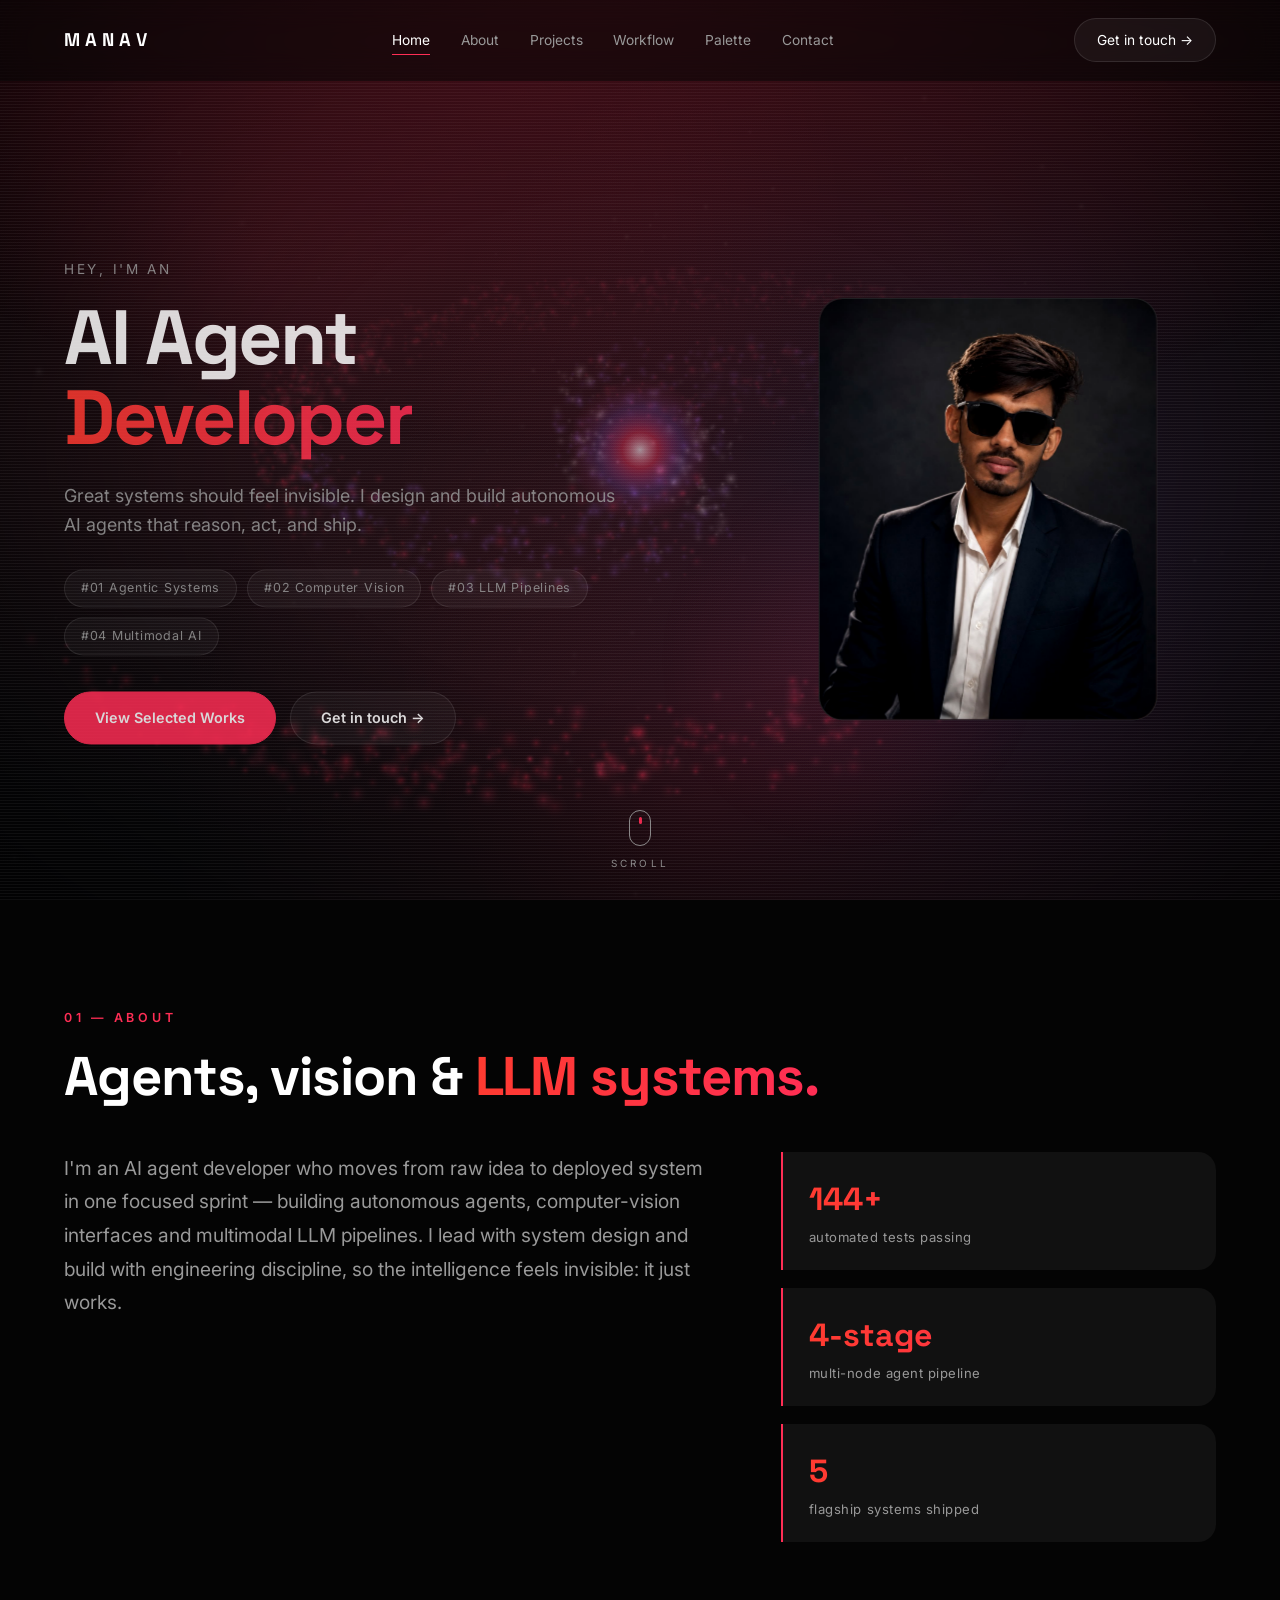
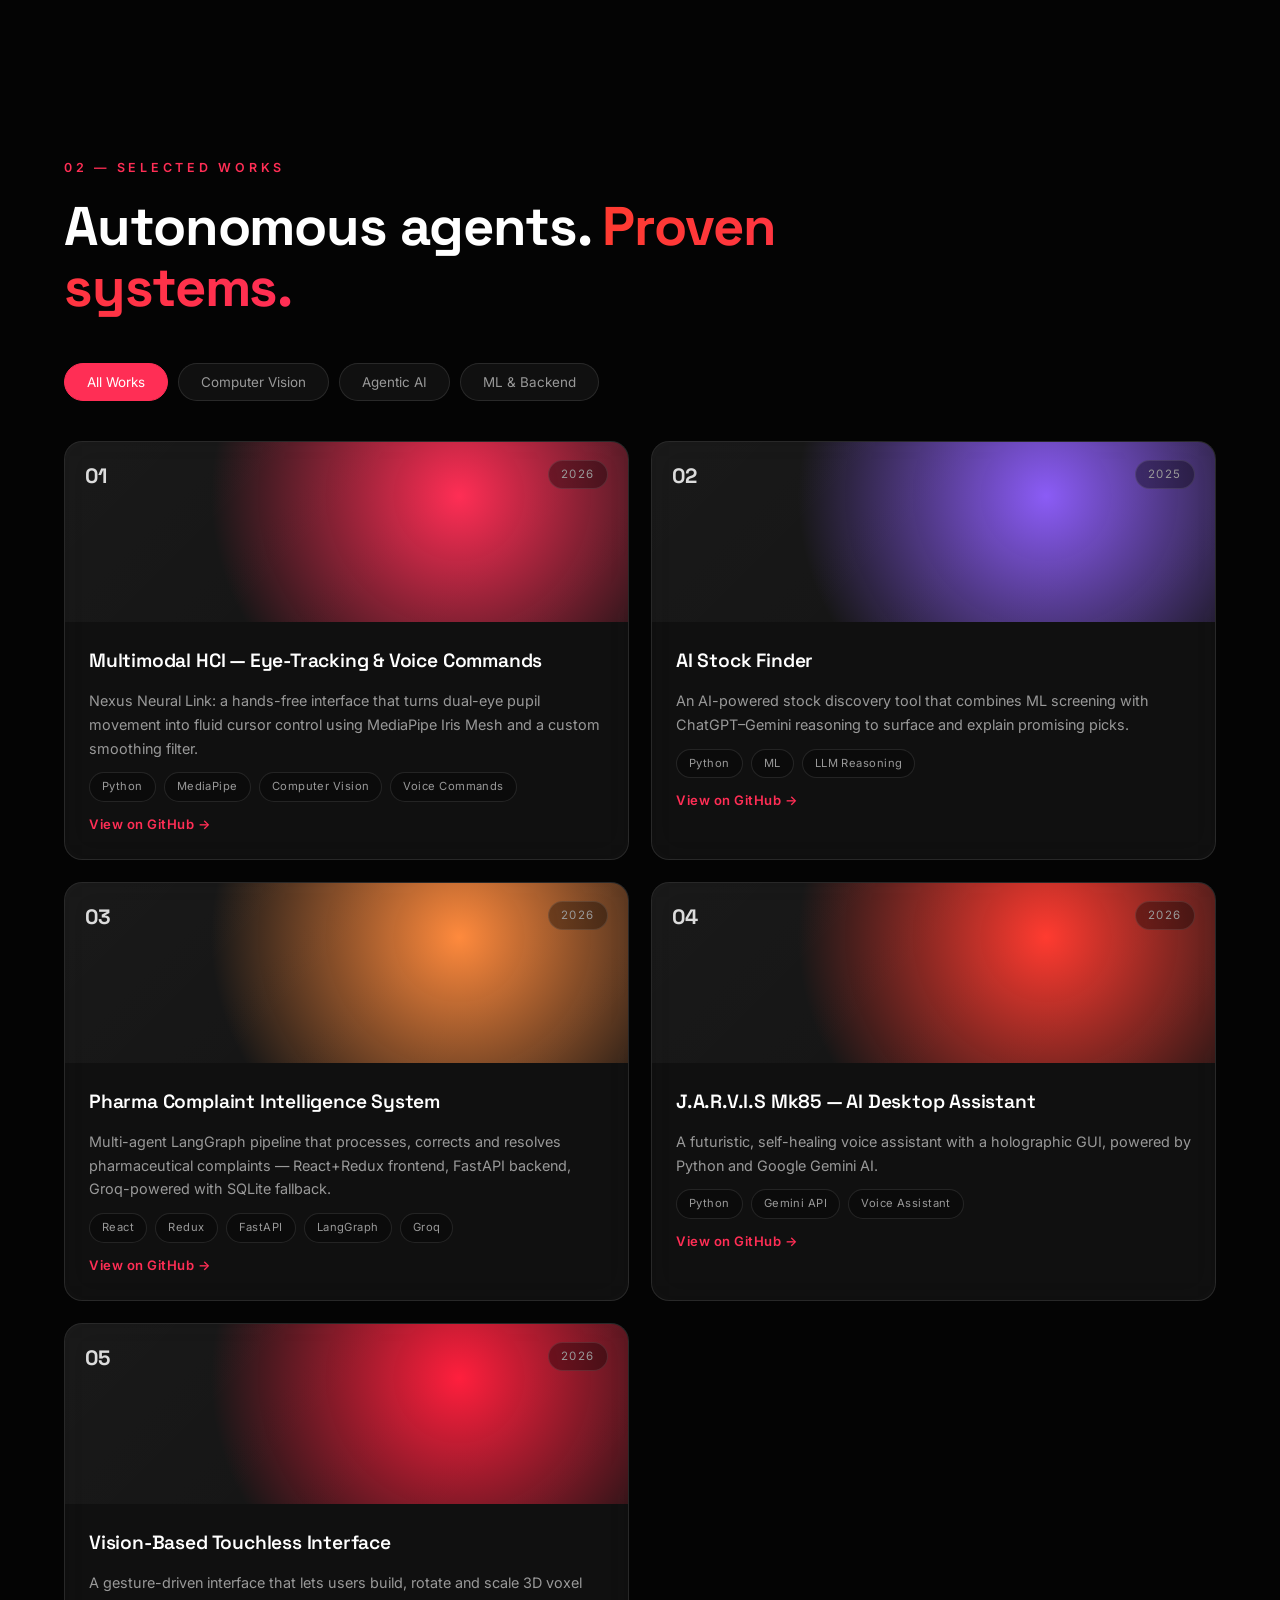
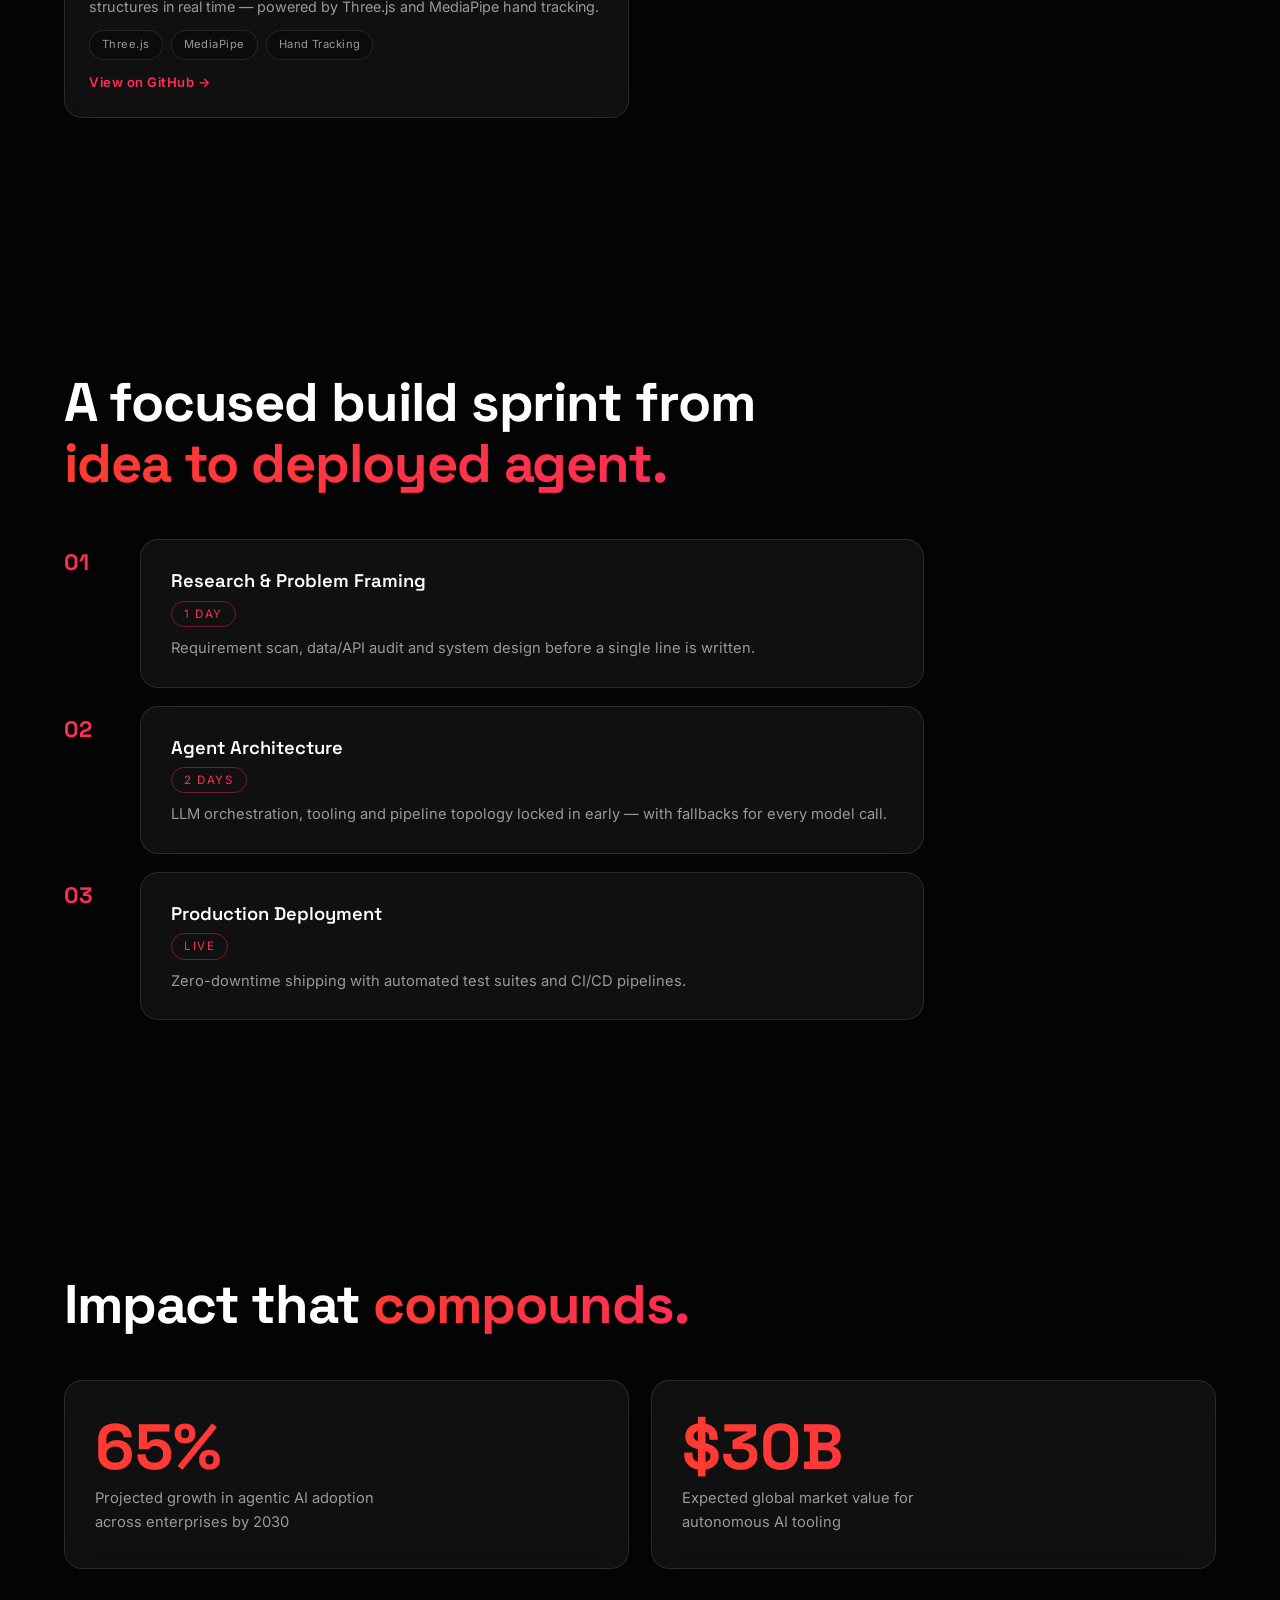
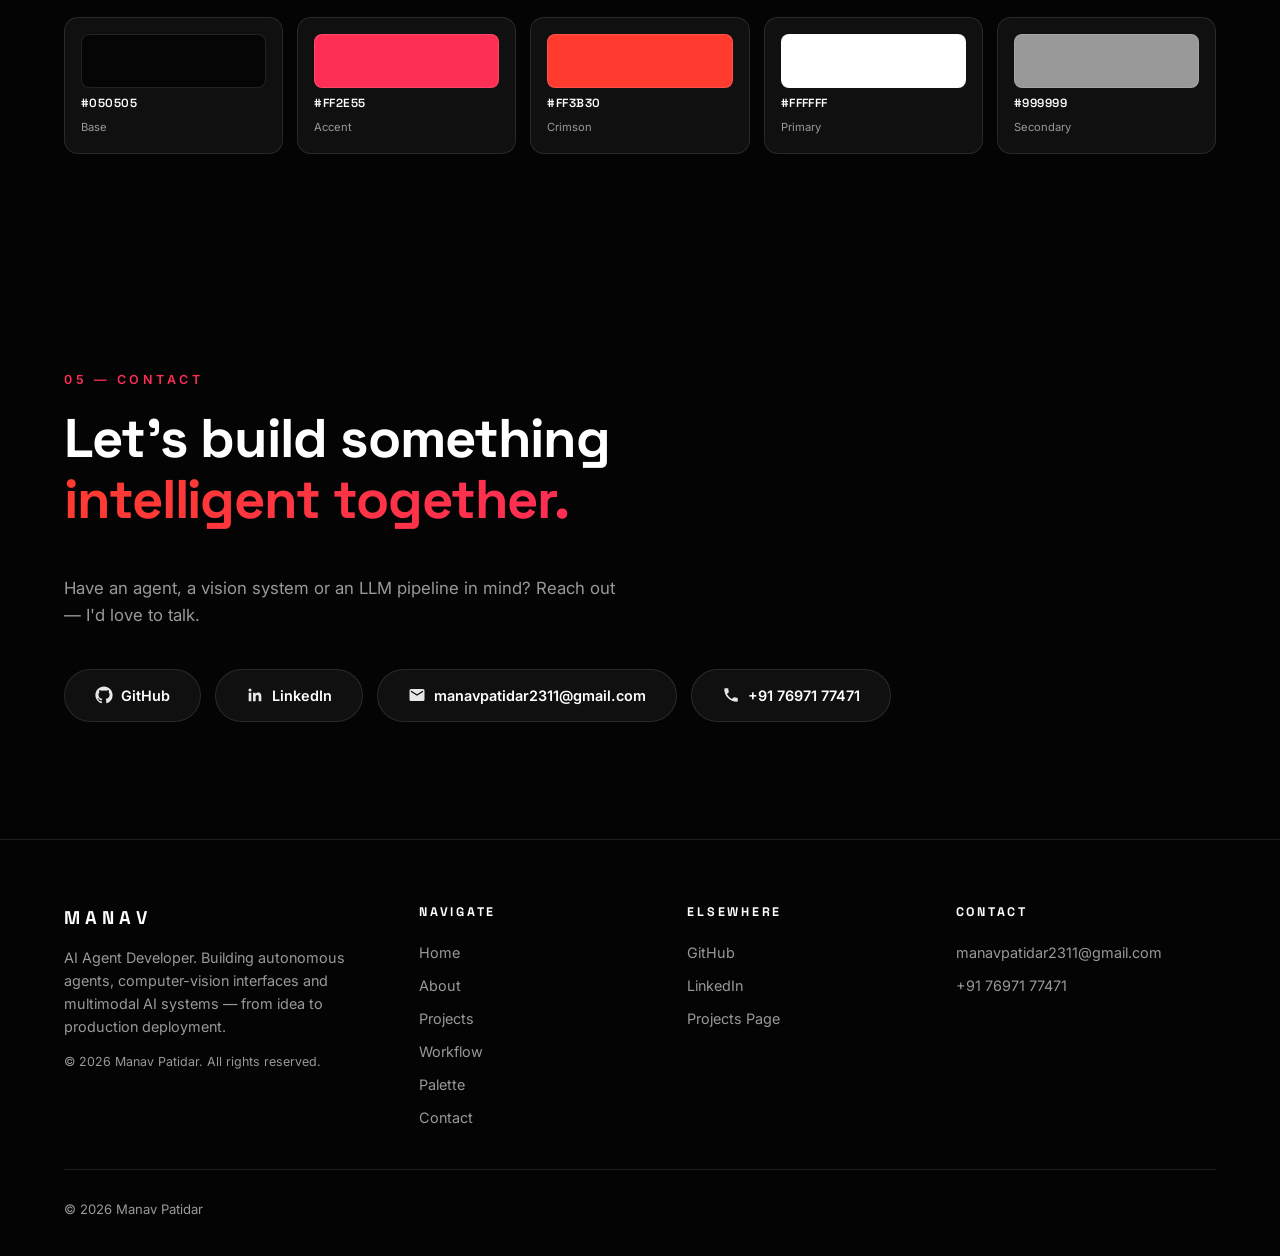
<file: index.html>
<!DOCTYPE html>
<html lang="en">
<head>
  <meta charset="UTF-8" />
  <meta name="viewport" content="width=device-width, initial-scale=1.0" />
  <title>MANAV — AI Agent Developer</title>
  <meta name="description" content="MANAV — AI Agent Developer. Building autonomous agents, computer-vision interfaces and multimodal AI systems." />
  <meta name="theme-color" content="#050505" />
  <link rel="icon" href="data:image/svg+xml,%3Csvg xmlns='http://www.w3.org/2000/svg' viewBox='0 0 100 100'%3E%3Ccircle cx='50' cy='50' r='46' fill='%23050505'/%3E%3Ccircle cx='50' cy='50' r='38' fill='none' stroke='%23ff2e55' stroke-width='9'/%3E%3Ccircle cx='50' cy='50' r='10' fill='%23ff2e55'/%3E%3C/svg%3E" />
  <link rel="preconnect" href="https://fonts.googleapis.com" />
  <link rel="preconnect" href="https://fonts.gstatic.com" crossorigin />
  <link href="https://fonts.googleapis.com/css2?family=Inter:wght@400;500;600&family=Space+Grotesk:wght@400;500;600;700&display=swap" rel="stylesheet" />
  <link rel="stylesheet" href="styles.css" />
  <noscript><style>.reveal{opacity:1;transform:none}.loader{display:none}</style></noscript>
</head>
<body>

  <!-- ══════════ SCROLL-DRIVEN CANVAS BACKGROUND ══════════ -->
  <canvas id="scene" aria-hidden="true"></canvas>
  <div class="section-tint" id="sectionTint" aria-hidden="true"></div>
  <div class="vignette" aria-hidden="true"></div>
  <div class="scanlines" aria-hidden="true"></div>
  <div class="cursor-glow" id="cursorGlow" aria-hidden="true"></div>

  <!-- ══════════ LOADER ══════════ -->
  <div class="loader" id="loader" aria-hidden="true">
    <div class="loader-inner">
      <span class="loader-brand">MANAV</span>
      <span class="loader-sub" id="loaderSub">INITIALIZING SCENE</span>
      <span class="loader-bar"><span id="loaderBar"></span></span>
    </div>
  </div>

  <!-- ══════════ FIXED GLASS NAVBAR ══════════ -->
  <header class="nav" id="nav">
    <a class="brand" href="#hero">MANAV</a>
    <nav class="nav-links" id="navLinks" aria-label="Primary">
      <a href="#hero">Home</a>
      <a href="#about">About</a>
      <a href="#projects">Projects</a>
      <a href="#workflow">Workflow</a>
      <a href="#palette">Palette</a>
      <a href="#contact">Contact</a>
    </nav>
    <a class="cta" href="#contact">Get in touch →</a>
    <button class="hamburger" id="hamburger" aria-label="Toggle menu" aria-expanded="false">
      <span></span><span></span><span></span>
    </button>
  </header>

  <main>
    <!-- ══════════ HERO OVERLAY ══════════ -->
    <section class="hero" id="hero">
      <div class="container hero-grid">
        <div class="hero-copy">
          <span class="hero-sub reveal">Hey, I'm an</span>
          <h1 class="hero-name reveal">
            AI Agent<br /><span class="grad">Developer</span>
          </h1>
          <p class="hero-tag reveal">Great systems should feel invisible. I design and build autonomous AI agents that reason, act, and ship.</p>
          <div class="hero-pills reveal">
            <span class="pill">#01 Agentic Systems</span>
            <span class="pill">#02 Computer Vision</span>
            <span class="pill">#03 LLM Pipelines</span>
            <span class="pill">#04 Multimodal AI</span>
          </div>
          <div class="hero-actions reveal">
            <a class="btn btn-primary" href="#projects">View Selected Works</a>
            <a class="btn btn-ghost" href="#contact">Get in touch →</a>
          </div>
        </div>

        <div class="hero-visual reveal">
          <div class="portrait-frame">
            <div class="portrait-glow" aria-hidden="true"></div>
            <img src="assets/portrait.jpg" alt="Portrait of Manav Patidar" width="640" height="800" />
          </div>
        </div>
      </div>
      <a class="scroll-hint" href="#about" aria-label="Scroll to About">
        <span class="scroll-mouse"><span></span></span>
        <span class="scroll-text">SCROLL</span>
      </a>
    </section>

    <!-- ══════════ ABOUT ══════════ -->
    <section class="section" id="about">
      <div class="container">
        <p class="section-eyebrow reveal">01 — About</p>
        <h2 class="section-title reveal">Agents, vision &amp; <span class="grad">LLM systems.</span></h2>
        <div class="about-grid">
          <p class="about-text reveal">
            I'm an AI agent developer who moves from raw idea to deployed system in one focused
            sprint — building autonomous agents, computer-vision interfaces and multimodal LLM
            pipelines. I lead with system design and build with engineering discipline, so the
            intelligence feels invisible: it just works.
          </p>
          <div class="about-stats">
            <div class="stat reveal"><span class="stat-num grad">144+</span><span class="stat-label">automated tests passing</span></div>
            <div class="stat reveal"><span class="stat-num grad">4-stage</span><span class="stat-label">multi-node agent pipeline</span></div>
            <div class="stat reveal"><span class="stat-num grad">5</span><span class="stat-label">flagship systems shipped</span></div>
          </div>
        </div>
      </div>
    </section>

    <!-- ══════════ SELECTED WORKS ══════════ -->
    <section class="section" id="projects">
      <div class="container">
        <p class="section-eyebrow reveal">02 — Selected Works</p>
        <h2 class="section-title reveal">Autonomous agents. <span class="grad">Proven systems.</span></h2>

        <div class="works-filters reveal" role="tablist" aria-label="Filter projects">
          <button class="filter active" data-filter="all">All Works</button>
          <button class="filter" data-filter="vision">Computer Vision</button>
          <button class="filter" data-filter="agentic">Agentic AI</button>
          <button class="filter" data-filter="ml">ML &amp; Backend</button>
        </div>

        <div class="works-grid" id="worksGrid">
          <a class="glass-card work-card reveal" data-cat="vision" href="https://github.com/Manav57/-Multimodal-Human-Computer-Interaction-System-Using-Eye-Tracking-and-Voice-Commands" target="_blank" rel="noopener">
            <div class="work-thumb" style="--thumb:#ff2e55">
              <span class="work-index">01</span>
              <span class="work-year">2026</span>
            </div>
            <div class="work-body">
              <h3>Multimodal HCI — Eye-Tracking &amp; Voice Commands</h3>
              <p>Nexus Neural Link: a hands-free interface that turns dual-eye pupil movement into fluid cursor control using MediaPipe Iris Mesh and a custom smoothing filter.</p>
              <div class="pills"><span>Python</span><span>MediaPipe</span><span>Computer Vision</span><span>Voice Commands</span></div>
              <span class="work-link">View on GitHub →</span>
            </div>
          </a>

          <a class="glass-card work-card reveal" data-cat="ml" href="https://github.com/Manav57/ai-stock-finder" target="_blank" rel="noopener">
            <div class="work-thumb" style="--thumb:#8b5cf6">
              <span class="work-index">02</span>
              <span class="work-year">2025</span>
            </div>
            <div class="work-body">
              <h3>AI Stock Finder</h3>
              <p>An AI-powered stock discovery tool that combines ML screening with ChatGPT–Gemini reasoning to surface and explain promising picks.</p>
              <div class="pills"><span>Python</span><span>ML</span><span>LLM Reasoning</span></div>
              <span class="work-link">View on GitHub →</span>
            </div>
          </a>

          <a class="glass-card work-card reveal" data-cat="agentic" href="https://github.com/Manav57/complaint-system" target="_blank" rel="noopener">
            <div class="work-thumb" style="--thumb:#ff8a3d">
              <span class="work-index">03</span>
              <span class="work-year">2026</span>
            </div>
            <div class="work-body">
              <h3>Pharma Complaint Intelligence System</h3>
              <p>Multi-agent LangGraph pipeline that processes, corrects and resolves pharmaceutical complaints — React+Redux frontend, FastAPI backend, Groq-powered with SQLite fallback.</p>
              <div class="pills"><span>React</span><span>Redux</span><span>FastAPI</span><span>LangGraph</span><span>Groq</span></div>
              <span class="work-link">View on GitHub →</span>
            </div>
          </a>

          <a class="glass-card work-card reveal" data-cat="agentic" href="https://github.com/Manav57/J.A.R.V.I.S-Mk85-Python" target="_blank" rel="noopener">
            <div class="work-thumb" style="--thumb:#ff3b30">
              <span class="work-index">04</span>
              <span class="work-year">2026</span>
            </div>
            <div class="work-body">
              <h3>J.A.R.V.I.S Mk85 — AI Desktop Assistant</h3>
              <p>A futuristic, self-healing voice assistant with a holographic GUI, powered by Python and Google Gemini AI.</p>
              <div class="pills"><span>Python</span><span>Gemini API</span><span>Voice Assistant</span></div>
              <span class="work-link">View on GitHub →</span>
            </div>
          </a>

          <a class="glass-card work-card reveal" data-cat="vision" href="https://github.com/Manav57/Vision-Based-Intelligent-Touchless-Interface-for-Smart-Systems" target="_blank" rel="noopener">
            <div class="work-thumb" style="--thumb:#ff1f3d">
              <span class="work-index">05</span>
              <span class="work-year">2026</span>
            </div>
            <div class="work-body">
              <h3>Vision-Based Touchless Interface</h3>
              <p>A gesture-driven interface that lets users build, rotate and scale 3D voxel structures in real time — powered by Three.js and MediaPipe hand tracking.</p>
              <div class="pills"><span>Three.js</span><span>MediaPipe</span><span>Hand Tracking</span></div>
              <span class="work-link">View on GitHub →</span>
            </div>
          </a>
        </div>
      </div>
    </section>

    <!-- ══════════ WORKFLOW / BUILD SPRINT ══════════ -->
    <section class="section" id="workflow">
      <div class="container">
        <p class="section-eyebrow reveal">03 — Workflow</p>
        <h2 class="section-title reveal">A focused build sprint from <span class="grad">idea to deployed agent.</span></h2>
        <div class="timeline reveal">
          <div class="timeline-item">
            <span class="timeline-num">01</span>
            <div class="timeline-card glass-card">
              <h3>Research &amp; Problem Framing</h3>
              <span class="timeline-dur">1 Day</span>
              <p>Requirement scan, data/API audit and system design before a single line is written.</p>
            </div>
          </div>
          <div class="timeline-item">
            <span class="timeline-num">02</span>
            <div class="timeline-card glass-card">
              <h3>Agent Architecture</h3>
              <span class="timeline-dur">2 Days</span>
              <p>LLM orchestration, tooling and pipeline topology locked in early — with fallbacks for every model call.</p>
            </div>
          </div>
          <div class="timeline-item">
            <span class="timeline-num">03</span>
            <div class="timeline-card glass-card">
              <h3>Production Deployment</h3>
              <span class="timeline-dur">Live</span>
              <p>Zero-downtime shipping with automated test suites and CI/CD pipelines.</p>
            </div>
          </div>
        </div>
      </div>
    </section>

    <!-- ══════════ PALETTE / IMPACT ══════════ -->
    <section class="section" id="palette">
      <div class="container">
        <p class="section-eyebrow reveal">04 — Palette</p>
        <h2 class="section-title reveal">Impact that <span class="grad">compounds.</span></h2>
        <div class="metrics-grid reveal">
          <div class="metric glass-card">
            <span class="metric-num grad">65%</span>
            <span class="metric-label">Projected growth in agentic AI adoption across enterprises by 2030</span>
          </div>
          <div class="metric glass-card">
            <span class="metric-num grad">$30B</span>
            <span class="metric-label">Expected global market value for autonomous AI tooling</span>
          </div>
        </div>
        <div class="swatch-row reveal" aria-label="Brand palette">
          <div class="swatch" style="--swatch:#050505"><span>#050505</span><em>Base</em></div>
          <div class="swatch" style="--swatch:#ff2e55"><span>#FF2E55</span><em>Accent</em></div>
          <div class="swatch" style="--swatch:#ff3b30"><span>#FF3B30</span><em>Crimson</em></div>
          <div class="swatch" style="--swatch:#ffffff"><span>#FFFFFF</span><em>Primary</em></div>
          <div class="swatch" style="--swatch:#999999"><span>#999999</span><em>Secondary</em></div>
        </div>
      </div>
    </section>

    <!-- ══════════ CONTACT ══════════ -->
    <section class="section section-contact" id="contact">
      <div class="container">
        <p class="section-eyebrow reveal">05 — Contact</p>
        <h2 class="section-title reveal">Let's build something <span class="grad">intelligent together.</span></h2>
        <p class="contact-sub reveal">Have an agent, a vision system or an LLM pipeline in mind? Reach out — I'd love to talk.</p>

        <div class="contact-actions reveal">
          <a class="btn btn-ghost contact-btn" href="https://github.com/Manav57" target="_blank" rel="noopener">
            <svg viewBox="0 0 24 24" width="18" height="18" fill="currentColor" aria-hidden="true"><path d="M12 .5C5.65.5.5 5.65.5 12c0 5.08 3.29 9.39 7.86 10.91.58.11.79-.25.79-.55v-2.15c-3.2.7-3.87-1.36-3.87-1.36-.52-1.33-1.28-1.68-1.28-1.68-1.04-.71.08-.7.08-.7 1.15.08 1.76 1.19 1.76 1.19 1.03 1.76 2.69 1.25 3.35.96.1-.75.4-1.25.72-1.54-2.55-.29-5.24-1.28-5.24-5.69 0-1.26.45-2.28 1.19-3.09-.12-.29-.52-1.46.11-3.05 0 0 .97-.31 3.18 1.18a11.1 11.1 0 0 1 5.79 0c2.2-1.49 3.17-1.18 3.17-1.18.63 1.59.23 2.76.11 3.05.74.81 1.19 1.83 1.19 3.09 0 4.42-2.69 5.39-5.25 5.68.41.35.77 1.05.77 2.12v3.15c0 .3.21.66.8.55A11.5 11.5 0 0 0 23.5 12C23.5 5.65 18.35.5 12 .5z"/></svg>
            GitHub
          </a>
          <a class="btn btn-ghost contact-btn" href="https://www.linkedin.com/in/manav-patidar-44956a312/" target="_blank" rel="noopener">
            <svg viewBox="0 0 24 24" width="18" height="18" fill="currentColor" aria-hidden="true"><path d="M20.45 20.45h-3.55v-5.57c0-1.33-.03-3.04-1.85-3.04-1.86 0-2.14 1.45-2.14 2.94v5.67H9.35V9h3.41v1.56h.05c.47-.9 1.63-1.85 3.36-1.85 3.6 0 4.27 2.37 4.27 5.46v6.28zM5.34 7.43a2.06 2.06 0 1 1 0-4.12 2.06 2.06 0 0 1 0 4.12zM7.12 20.45H3.55V9h3.57v11.45z"/></svg>
            LinkedIn
          </a>
          <a class="btn btn-ghost contact-btn" href="mailto:manavpatidar2311@gmail.com">
            <svg viewBox="0 0 24 24" width="18" height="18" fill="currentColor" aria-hidden="true"><path d="M20 4H4a2 2 0 0 0-2 2v12a2 2 0 0 0 2 2h16a2 2 0 0 0 2-2V6a2 2 0 0 0-2-2zm0 4-8 5-8-5V6l8 5 8-5v2z"/></svg>
            manavpatidar2311@gmail.com
          </a>
          <a class="btn btn-ghost contact-btn" href="tel:+917697177471">
            <svg viewBox="0 0 24 24" width="18" height="18" fill="currentColor" aria-hidden="true"><path d="M6.62 10.79a15.05 15.05 0 0 0 6.59 6.59l2.2-2.2a1 1 0 0 1 1.02-.24c1.12.37 2.33.57 3.57.57a1 1 0 0 1 1 1V20a1 1 0 0 1-1 1C10.61 21 3 13.39 3 4a1 1 0 0 1 1-1h3.5a1 1 0 0 1 1 1c0 1.25.2 2.45.57 3.57a1 1 0 0 1-.25 1.02l-2.2 2.2z"/></svg>
            +91 76971 77471
          </a>
        </div>
      </div>
    </section>
  </main>

  <!-- ══════════ FOOTER ══════════ -->
  <footer class="footer">
    <div class="container footer-grid">
      <div class="footer-brand">
        <span class="brand">MANAV</span>
        <p>AI Agent Developer. Building autonomous agents, computer-vision interfaces and multimodal AI systems — from idea to production deployment.</p>
        <p class="footer-copy">© 2026 Manav Patidar. All rights reserved.</p>
      </div>
      <div class="footer-col">
        <h4>Navigate</h4>
        <a href="#hero">Home</a>
        <a href="#about">About</a>
        <a href="#projects">Projects</a>
        <a href="#workflow">Workflow</a>
        <a href="#palette">Palette</a>
        <a href="#contact">Contact</a>
      </div>
      <div class="footer-col">
        <h4>Elsewhere</h4>
        <a href="https://github.com/Manav57" target="_blank" rel="noopener">GitHub</a>
        <a href="https://www.linkedin.com/in/manav-patidar-44956a312/" target="_blank" rel="noopener">LinkedIn</a>
        <a href="projects.html">Projects Page</a>
      </div>
      <div class="footer-col">
        <h4>Contact</h4>
        <a href="mailto:manavpatidar2311@gmail.com">manavpatidar2311@gmail.com</a>
        <a href="tel:+917697177471">+91 76971 77471</a>
      </div>
    </div>
    <div class="container footer-bottom">
      <span>© 2026 Manav Patidar</span>
      <button class="to-top" id="toTop" aria-label="Back to top">
        Back to top ↑
      </button>
    </div>
  </footer>

  <script src="assets/vendor/gsap.min.js"></script>
  <script src="assets/vendor/ScrollTrigger.min.js"></script>
  <script src="script.js"></script>
</body>
</html>
</file>
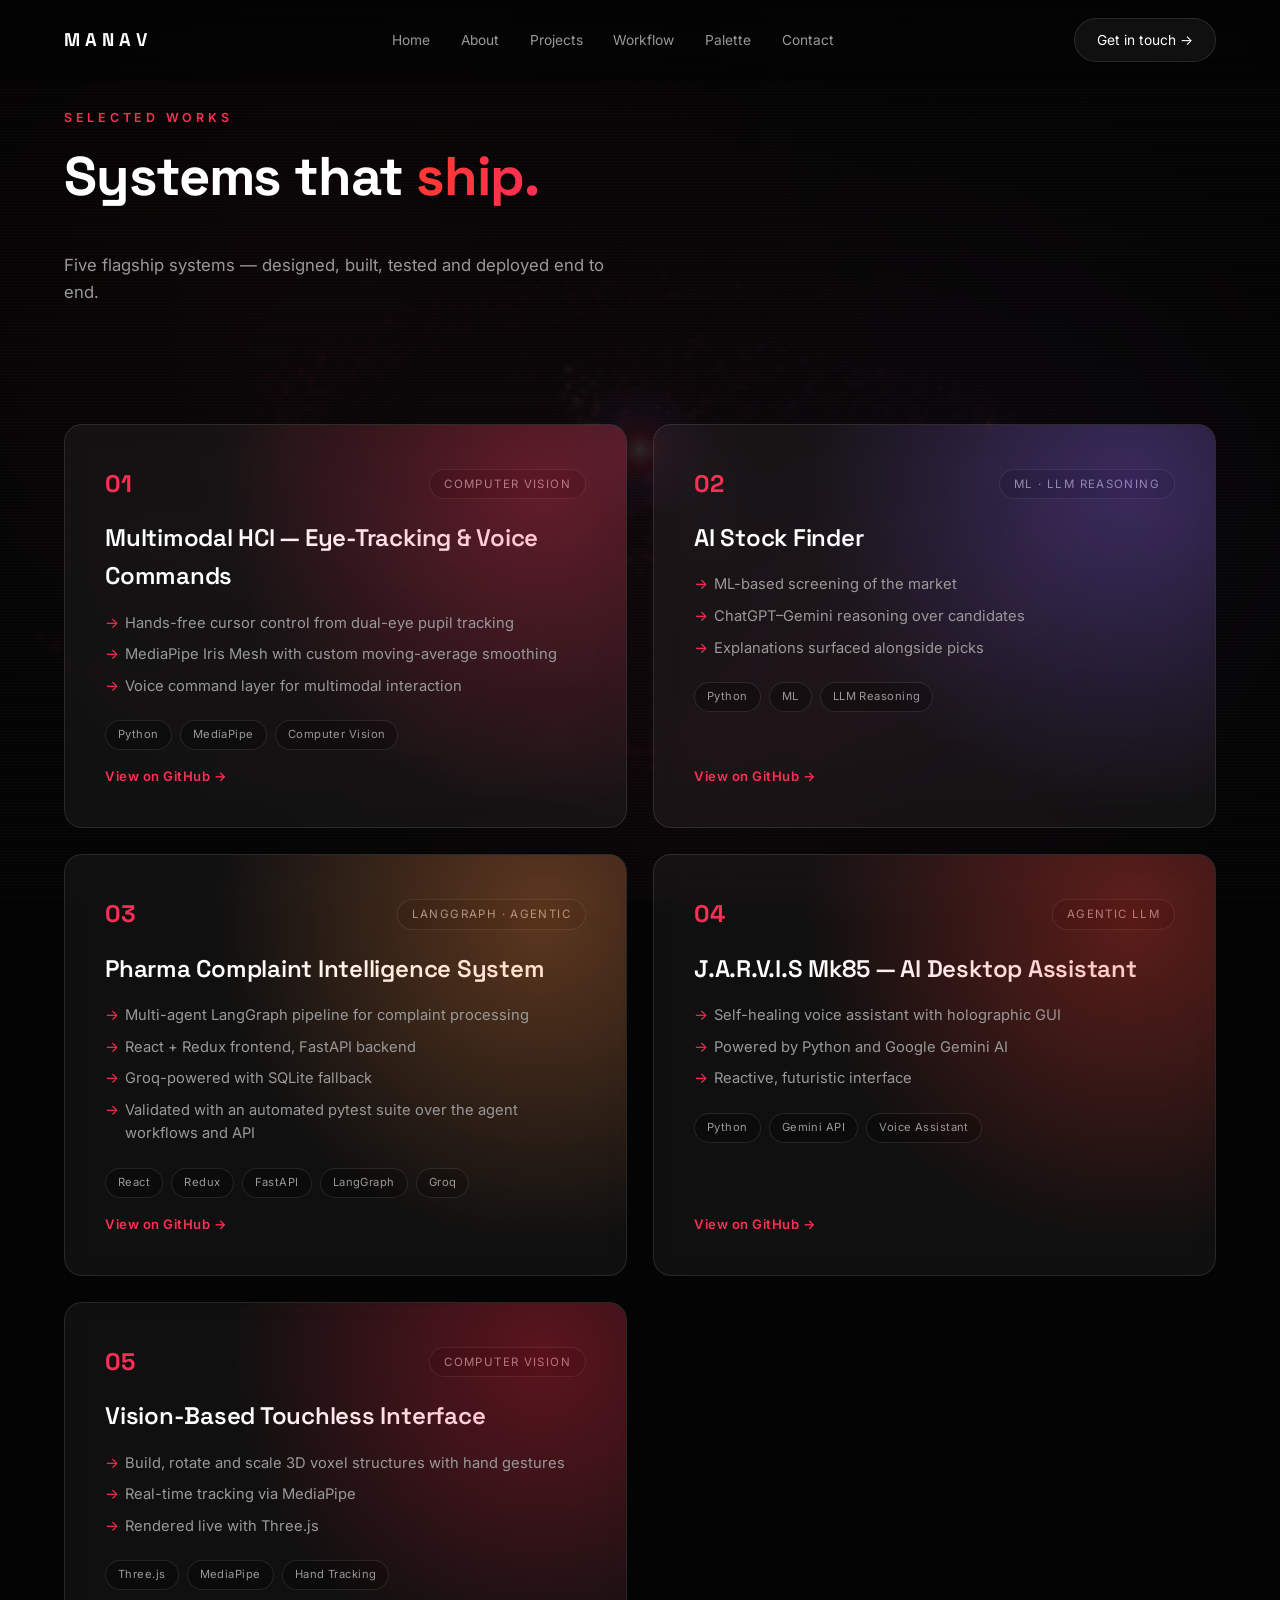
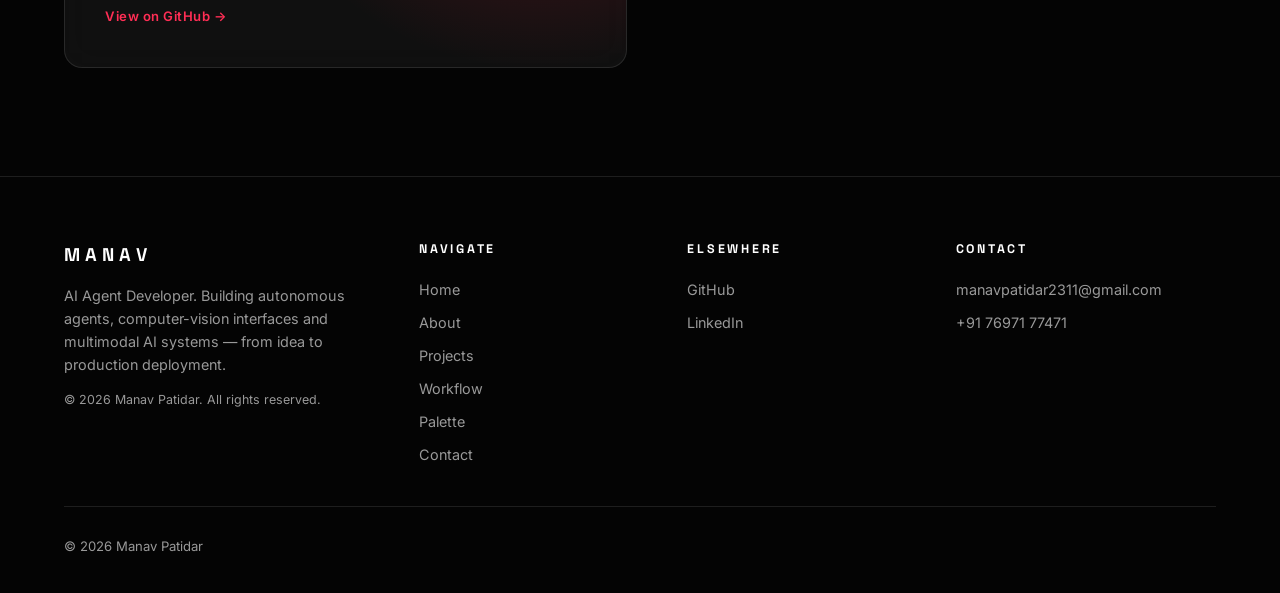
<file: projects.html>
<!DOCTYPE html>
<html lang="en">
<head>
  <meta charset="UTF-8" />
  <meta name="viewport" content="width=device-width, initial-scale=1.0" />
  <title>Projects — MANAV · AI Agent Developer</title>
  <meta name="description" content="Selected works by MANAV — autonomous agents, computer-vision interfaces and multimodal AI systems built end to end." />
  <meta name="theme-color" content="#050505" />
  <link rel="icon" href="data:image/svg+xml,%3Csvg xmlns='http://www.w3.org/2000/svg' viewBox='0 0 100 100'%3E%3Ccircle cx='50' cy='50' r='46' fill='%23050505'/%3E%3Ccircle cx='50' cy='50' r='38' fill='none' stroke='%23ff2e55' stroke-width='9'/%3E%3Ccircle cx='50' cy='50' r='10' fill='%23ff2e55'/%3E%3C/svg%3E" />
  <link rel="preconnect" href="https://fonts.googleapis.com" />
  <link rel="preconnect" href="https://fonts.gstatic.com" crossorigin />
  <link href="https://fonts.googleapis.com/css2?family=Inter:wght@400;500;600&family=Space+Grotesk:wght@400;500;600;700&display=swap" rel="stylesheet" />
  <link rel="stylesheet" href="styles.css" />
  <noscript><style>.reveal{opacity:1;transform:none}</style></noscript>
</head>
<body>

  <!-- ══════════ SCROLL-DRIVEN CANVAS BACKGROUND ══════════ -->
  <canvas id="scene" aria-hidden="true"></canvas>
  <div class="section-tint" id="sectionTint" aria-hidden="true"></div>
  <div class="vignette" aria-hidden="true"></div>
  <div class="scanlines" aria-hidden="true"></div>
  <div class="cursor-glow" id="cursorGlow" aria-hidden="true"></div>

  <!-- ══════════ FIXED GLASS NAVBAR ══════════ -->
  <header class="nav" id="nav">
    <a class="brand" href="index.html">MANAV</a>
    <nav class="nav-links" id="navLinks" aria-label="Primary">
      <a href="index.html#hero">Home</a>
      <a href="index.html#about">About</a>
      <a href="index.html#projects">Projects</a>
      <a href="index.html#workflow">Workflow</a>
      <a href="index.html#palette">Palette</a>
      <a href="index.html#contact">Contact</a>
    </nav>
    <a class="cta" href="index.html#contact">Get in touch →</a>
    <button class="hamburger" id="hamburger" aria-label="Toggle menu" aria-expanded="false">
      <span></span><span></span><span></span>
    </button>
  </header>

  <main>
    <!-- ══════════ PROJECTS HERO ══════════ -->
    <section class="section page-hero" id="top">
      <div class="container">
        <p class="section-eyebrow reveal">Selected Works</p>
        <h1 class="section-title reveal">Systems that <span class="grad">ship.</span></h1>
        <p class="page-sub reveal">Five flagship systems — designed, built, tested and deployed end to end.</p>
      </div>
    </section>

    <!-- ══════════ PROJECT SHOWCASE ══════════ -->
    <section class="section">
      <div class="container showcase-grid">
        <a class="glass-card showcase-card reveal" style="--ambient:#ff2e55" href="https://github.com/Manav57/-Multimodal-Human-Computer-Interaction-System-Using-Eye-Tracking-and-Voice-Commands" target="_blank" rel="noopener">
          <div class="showcase-head">
            <span class="project-index">01</span>
            <span class="project-tag">Computer Vision</span>
          </div>
          <h2>Multimodal HCI — Eye-Tracking &amp; Voice Commands</h2>
          <ul class="project-highlights">
            <li>Hands-free cursor control from dual-eye pupil tracking</li>
            <li>MediaPipe Iris Mesh with custom moving-average smoothing</li>
            <li>Voice command layer for multimodal interaction</li>
          </ul>
          <div class="pills"><span>Python</span><span>MediaPipe</span><span>Computer Vision</span></div>
          <span class="work-link">View on GitHub →</span>
        </a>

        <a class="glass-card showcase-card reveal" style="--ambient:#8b5cf6" href="https://github.com/Manav57/ai-stock-finder" target="_blank" rel="noopener">
          <div class="showcase-head">
            <span class="project-index">02</span>
            <span class="project-tag">ML · LLM Reasoning</span>
          </div>
          <h2>AI Stock Finder</h2>
          <ul class="project-highlights">
            <li>ML-based screening of the market</li>
            <li>ChatGPT–Gemini reasoning over candidates</li>
            <li>Explanations surfaced alongside picks</li>
          </ul>
          <div class="pills"><span>Python</span><span>ML</span><span>LLM Reasoning</span></div>
          <span class="work-link">View on GitHub →</span>
        </a>

        <a class="glass-card showcase-card reveal" style="--ambient:#ff8a3d" href="https://github.com/Manav57/complaint-system" target="_blank" rel="noopener">
          <div class="showcase-head">
            <span class="project-index">03</span>
            <span class="project-tag">LangGraph · Agentic</span>
          </div>
          <h2>Pharma Complaint Intelligence System</h2>
          <ul class="project-highlights">
            <li>Multi-agent LangGraph pipeline for complaint processing</li>
            <li>React + Redux frontend, FastAPI backend</li>
            <li>Groq-powered with SQLite fallback</li>
            <li>Validated with an automated pytest suite over the agent workflows and API</li>
          </ul>
          <div class="pills"><span>React</span><span>Redux</span><span>FastAPI</span><span>LangGraph</span><span>Groq</span></div>
          <span class="work-link">View on GitHub →</span>
        </a>

        <a class="glass-card showcase-card reveal" style="--ambient:#ff3b30" href="https://github.com/Manav57/J.A.R.V.I.S-Mk85-Python" target="_blank" rel="noopener">
          <div class="showcase-head">
            <span class="project-index">04</span>
            <span class="project-tag">Agentic LLM</span>
          </div>
          <h2>J.A.R.V.I.S Mk85 — AI Desktop Assistant</h2>
          <ul class="project-highlights">
            <li>Self-healing voice assistant with holographic GUI</li>
            <li>Powered by Python and Google Gemini AI</li>
            <li>Reactive, futuristic interface</li>
          </ul>
          <div class="pills"><span>Python</span><span>Gemini API</span><span>Voice Assistant</span></div>
          <span class="work-link">View on GitHub →</span>
        </a>

        <a class="glass-card showcase-card reveal" style="--ambient:#ff1f3d" href="https://github.com/Manav57/Vision-Based-Intelligent-Touchless-Interface-for-Smart-Systems" target="_blank" rel="noopener">
          <div class="showcase-head">
            <span class="project-index">05</span>
            <span class="project-tag">Computer Vision</span>
          </div>
          <h2>Vision-Based Touchless Interface</h2>
          <ul class="project-highlights">
            <li>Build, rotate and scale 3D voxel structures with hand gestures</li>
            <li>Real-time tracking via MediaPipe</li>
            <li>Rendered live with Three.js</li>
          </ul>
          <div class="pills"><span>Three.js</span><span>MediaPipe</span><span>Hand Tracking</span></div>
          <span class="work-link">View on GitHub →</span>
        </a>
      </div>
    </section>
  </main>

  <!-- ══════════ FOOTER ══════════ -->
  <footer class="footer">
    <div class="container footer-grid">
      <div class="footer-brand">
        <span class="brand">MANAV</span>
        <p>AI Agent Developer. Building autonomous agents, computer-vision interfaces and multimodal AI systems — from idea to production deployment.</p>
        <p class="footer-copy">© 2026 Manav Patidar. All rights reserved.</p>
      </div>
      <div class="footer-col">
        <h4>Navigate</h4>
        <a href="index.html#hero">Home</a>
        <a href="index.html#about">About</a>
        <a href="index.html#projects">Projects</a>
        <a href="index.html#workflow">Workflow</a>
        <a href="index.html#palette">Palette</a>
        <a href="index.html#contact">Contact</a>
      </div>
      <div class="footer-col">
        <h4>Elsewhere</h4>
        <a href="https://github.com/Manav57" target="_blank" rel="noopener">GitHub</a>
        <a href="https://www.linkedin.com/in/manav-patidar-44956a312/" target="_blank" rel="noopener">LinkedIn</a>
      </div>
      <div class="footer-col">
        <h4>Contact</h4>
        <a href="mailto:manavpatidar2311@gmail.com">manavpatidar2311@gmail.com</a>
        <a href="tel:+917697177471">+91 76971 77471</a>
      </div>
    </div>
    <div class="container footer-bottom">
      <span>© 2026 Manav Patidar</span>
      <button class="to-top" id="toTop" aria-label="Back to top">
        Back to top ↑
      </button>
    </div>
  </footer>

  <script src="assets/vendor/gsap.min.js"></script>
  <script src="assets/vendor/ScrollTrigger.min.js"></script>
  <script src="script.js"></script>
</body>
</html>
</file>
<file: styles.css>
/* ═══════════════════════════════════════════════════════════
   MANAV — AI Agent Developer
   Design system: deep black, glassmorphism, neon accent
   ═══════════════════════════════════════════════════════════ */

:root {
  --bg: #050505;
  --bg-2: #0a0a0c;
  --text: #ffffff;
  --text-2: #999999;
  --accent: #ff2e55;
  --crimson: #ff3b30;
  --glass-bg: rgba(255, 255, 255, 0.05);
  --glass-border: rgba(255, 255, 255, 0.1);
  --radius: 18px;
  --font-body: "Inter", system-ui, sans-serif;
  --font-head: "Space Grotesk", "Inter", sans-serif;
}

* { margin: 0; padding: 0; box-sizing: border-box; }

html { scroll-behavior: smooth; }

body {
  background: var(--bg);
  color: var(--text);
  font-family: var(--font-body);
  line-height: 1.6;
  overflow-x: hidden;
  -webkit-font-smoothing: antialiased;
}

::selection { background: var(--accent); color: #fff; }

a { color: inherit; text-decoration: none; }
button { font-family: inherit; cursor: pointer; }
img { max-width: 100%; display: block; }

/* ══════════ SCROLL CANVAS BACKGROUND ══════════ */

#scene {
  position: fixed;
  inset: 0;
  width: 100vw;
  height: 100vh;
  z-index: -1;
  pointer-events: none;
}

/* Scroll-linked accent tint — cycles palette colors behind the pinned hero */
.section-tint {
  position: fixed;
  inset: 0;
  z-index: 0;
  pointer-events: none;
  background: transparent;
}

.vignette {
  position: fixed;
  inset: 0;
  z-index: -1;
  pointer-events: none;
  background: radial-gradient(ellipse at center, transparent 40%, rgba(0, 0, 0, 0.72) 100%);
}

.scanlines {
  position: fixed;
  inset: 0;
  z-index: -1;
  pointer-events: none;
  opacity: 0.05;
  background: repeating-linear-gradient(
    to bottom,
    transparent 0, transparent 2px,
    #ffffff 2px, #ffffff 3px
  );
}

.cursor-glow {
  position: fixed;
  top: 0; left: 0;
  width: 420px; height: 420px;
  border-radius: 50%;
  pointer-events: none;
  z-index: -1;
  transform: translate3d(-50%, -50%, 0);
  background: radial-gradient(circle, rgba(255, 46, 85, 0.07), transparent 65%);
  will-change: transform;
}

/* ══════════ LOADER ══════════ */

.loader {
  position: fixed;
  inset: 0;
  z-index: 100;
  background: var(--bg);
  display: flex;
  align-items: center;
  justify-content: center;
  transition: opacity 0.6s ease, visibility 0.6s ease;
}

body.loaded .loader { opacity: 0; visibility: hidden; }

.loader-inner {
  display: flex;
  flex-direction: column;
  align-items: center;
  gap: 14px;
  width: min(320px, 80vw);
}

.loader-brand {
  font-family: var(--font-head);
  font-size: 1.4rem;
  font-weight: 700;
  letter-spacing: 0.35em;
}

.loader-sub {
  font-size: 0.68rem;
  letter-spacing: 0.25em;
  color: var(--text-2);
}

.loader-bar {
  width: 100%;
  height: 2px;
  background: rgba(255, 255, 255, 0.1);
  overflow: hidden;
  border-radius: 2px;
}

.loader-bar span {
  display: block;
  height: 100%;
  width: 0;
  background: linear-gradient(90deg, var(--crimson), var(--accent));
  transition: width 0.4s ease;
}

/* ══════════ NAVBAR ══════════ */

.nav {
  position: fixed;
  top: 0; left: 0; right: 0;
  z-index: 50;
  display: flex;
  align-items: center;
  justify-content: space-between;
  gap: 24px;
  padding: 18px clamp(20px, 5vw, 64px);
  backdrop-filter: blur(16px);
  -webkit-backdrop-filter: blur(16px);
  background: rgba(5, 5, 5, 0.55);
  border-bottom: 1px solid transparent;
  transition: background 0.3s ease, border-color 0.3s ease, padding 0.3s ease;
}

.nav.scrolled {
  background: rgba(5, 5, 5, 0.82);
  border-bottom-color: var(--glass-border);
  padding-top: 12px;
  padding-bottom: 12px;
}

.brand {
  font-family: var(--font-head);
  font-weight: 700;
  font-size: 1.15rem;
  letter-spacing: 0.28em;
  color: var(--text);
}

.nav-links {
  display: flex;
  align-items: center;
  gap: clamp(14px, 2.4vw, 34px);
}

.nav-links a {
  font-size: 0.86rem;
  color: var(--text-2);
  position: relative;
  padding: 4px 0;
  transition: color 0.2s ease;
}

.nav-links a::after {
  content: "";
  position: absolute;
  left: 0; bottom: 0;
  height: 1px; width: 0;
  background: var(--accent);
  transition: width 0.25s ease;
}

.nav-links a:hover,
.nav-links a.active { color: var(--text); }

.nav-links a:hover::after,
.nav-links a.active::after { width: 100%; }

.cta {
  font-size: 0.86rem;
  color: var(--text);
  border: 1px solid var(--glass-border);
  border-radius: 999px;
  padding: 10px 22px;
  background: var(--glass-bg);
  transition: border-color 0.25s ease, background 0.25s ease, color 0.25s ease;
}

.cta:hover {
  border-color: var(--accent);
  background: var(--accent);
  color: #fff;
}

.hamburger {
  display: none;
  flex-direction: column;
  gap: 5px;
  background: none;
  border: 0;
  padding: 6px;
}

.hamburger span {
  width: 22px; height: 2px;
  background: var(--text);
  transition: transform 0.3s ease, opacity 0.3s ease;
}

.nav.menu-open .hamburger span:nth-child(1) { transform: translateY(7px) rotate(45deg); }
.nav.menu-open .hamburger span:nth-child(2) { opacity: 0; }
.nav.menu-open .hamburger span:nth-child(3) { transform: translateY(-7px) rotate(-45deg); }

/* ══════════ LAYOUT PRIMITIVES ══════════ */

.container {
  width: min(1200px, 100% - clamp(40px, 10vw, 128px));
  margin-inline: auto;
}

/* Sections sit above the pinned hero + tint so they slide over the portrait */
.section {
  padding: clamp(80px, 12vh, 150px) 0;
  position: relative;
  z-index: 1;
  background: rgba(5, 5, 5, 0.75);
}

.section-eyebrow {
  font-size: 0.78rem;
  font-weight: 600;
  letter-spacing: 0.3em;
  text-transform: uppercase;
  color: var(--accent);
  margin-bottom: 18px;
}

.section-title {
  font-family: var(--font-head);
  font-size: clamp(1.9rem, 4.6vw, 3.4rem);
  font-weight: 700;
  line-height: 1.12;
  letter-spacing: -0.02em;
  margin-bottom: clamp(32px, 5vh, 56px);
  max-width: 22ch;
}

.grad {
  background: linear-gradient(100deg, var(--crimson), var(--accent));
  -webkit-background-clip: text;
  background-clip: text;
  color: transparent;
}

.glass-card {
  background: var(--glass-bg);
  backdrop-filter: blur(16px);
  -webkit-backdrop-filter: blur(16px);
  border: 1px solid var(--glass-border);
  border-radius: var(--radius);
}

/* ══════════ BUTTONS ══════════ */

.btn {
  display: inline-flex;
  align-items: center;
  justify-content: center;
  gap: 8px;
  font-size: 0.9rem;
  font-weight: 600;
  padding: 14px 30px;
  border-radius: 999px;
  border: 1px solid var(--glass-border);
  transition: transform 0.25s ease, background 0.25s ease, border-color 0.25s ease, color 0.25s ease;
}

.btn:hover { transform: translateY(-2px); }

.btn-primary {
  background: var(--accent);
  border-color: var(--accent);
  color: #fff;
}

.btn-primary:hover { background: var(--crimson); border-color: var(--crimson); }

.btn-ghost {
  background: var(--glass-bg);
  color: var(--text);
}

.btn-ghost:hover { border-color: var(--accent); }

/* ══════════ HERO ══════════ */

.hero {
  min-height: 100vh;
  display: flex;
  flex-direction: column;
  justify-content: center;
  padding-top: 120px;
  position: relative;
}

.hero-grid {
  display: grid;
  grid-template-columns: 1.15fr 0.85fr;
  align-items: center;
  gap: clamp(32px, 6vw, 80px);
}

.hero-sub {
  display: inline-block;
  font-size: 0.85rem;
  letter-spacing: 0.2em;
  text-transform: uppercase;
  color: var(--text-2);
  margin-bottom: 18px;
}

.hero-name {
  font-family: var(--font-head);
  font-size: clamp(2.6rem, 6.4vw, 4.8rem);
  font-weight: 700;
  line-height: 1.04;
  letter-spacing: -0.03em;
  margin-bottom: 24px;
}

.hero-tag {
  color: var(--text-2);
  font-size: clamp(1rem, 1.4vw, 1.15rem);
  max-width: 52ch;
  margin-bottom: 30px;
}

.hero-pills {
  display: flex;
  flex-wrap: wrap;
  gap: 10px;
  margin-bottom: 36px;
}

.pill {
  font-size: 0.78rem;
  letter-spacing: 0.06em;
  color: var(--text-2);
  border: 1px solid var(--glass-border);
  border-radius: 999px;
  padding: 8px 16px;
  background: var(--glass-bg);
  transition: color 0.2s ease, border-color 0.2s ease;
}

.pill:hover { color: var(--text); border-color: var(--accent); }

.hero-actions { display: flex; flex-wrap: wrap; gap: 14px; }

/* Hero visual — portrait with neon rim lighting */

.hero-visual { display: flex; justify-content: center; }

.portrait-frame {
  position: relative;
  width: min(340px, 80vw);
  border-radius: 24px;
  overflow: hidden;
  border: 1px solid var(--glass-border);
  background: var(--bg-2);
}

.portrait-frame img {
  width: 100%;
  height: auto;
  filter: contrast(1.08) saturate(1.05);
}

.portrait-glow {
  position: absolute;
  inset: 0;
  pointer-events: none;
  background:
    linear-gradient(120deg, rgba(255, 46, 85, 0.35), transparent 40%),
    linear-gradient(300deg, rgba(255, 59, 48, 0.28), transparent 40%),
    radial-gradient(ellipse at 50% 120%, rgba(255, 46, 85, 0.25), transparent 60%);
  mix-blend-mode: screen;
}

/* Scroll hint */

.scroll-hint {
  position: absolute;
  bottom: 28px;
  left: 50%;
  transform: translateX(-50%);
  display: flex;
  flex-direction: column;
  align-items: center;
  gap: 10px;
  color: var(--text-2);
}

.scroll-mouse {
  width: 22px; height: 36px;
  border: 1.5px solid var(--text-2);
  border-radius: 12px;
  display: flex;
  justify-content: center;
  padding-top: 6px;
}

.scroll-mouse span {
  width: 3px; height: 7px;
  border-radius: 3px;
  background: var(--accent);
  animation: scrollWheel 1.6s ease-in-out infinite;
}

@keyframes scrollWheel {
  0% { transform: translateY(0); opacity: 1; }
  70% { transform: translateY(10px); opacity: 0; }
  100% { transform: translateY(0); opacity: 0; }
}

.scroll-text {
  font-size: 0.62rem;
  letter-spacing: 0.32em;
}

/* ══════════ ABOUT ══════════ */

.about-grid {
  display: grid;
  grid-template-columns: 1.2fr 0.8fr;
  gap: clamp(32px, 5vw, 72px);
  align-items: start;
}

.about-text {
  color: var(--text-2);
  font-size: clamp(1rem, 1.5vw, 1.2rem);
  line-height: 1.75;
}

.about-text strong { color: var(--text); font-weight: 600; }

.about-stats { display: flex; flex-direction: column; gap: 18px; }

.stat {
  display: flex;
  flex-direction: column;
  gap: 2px;
  padding: 22px 26px;
  border-left: 2px solid var(--accent);
  background: var(--glass-bg);
  border-radius: 0 var(--radius) var(--radius) 0;
}

.stat-num {
  font-family: var(--font-head);
  font-size: 2rem;
  font-weight: 700;
}

.stat-label { font-size: 0.82rem; color: var(--text-2); letter-spacing: 0.04em; }

/* ══════════ SELECTED WORKS ══════════ */

.works-filters {
  display: flex;
  flex-wrap: wrap;
  gap: 10px;
  margin-bottom: 40px;
}

.filter {
  font-size: 0.84rem;
  color: var(--text-2);
  background: var(--glass-bg);
  border: 1px solid var(--glass-border);
  border-radius: 999px;
  padding: 10px 22px;
  transition: all 0.22s ease;
}

.filter:hover { color: var(--text); border-color: var(--accent); }

.filter.active {
  color: #fff;
  background: var(--accent);
  border-color: var(--accent);
}

.works-grid {
  display: grid;
  grid-template-columns: repeat(2, 1fr);
  gap: 22px;
}

.work-card {
  overflow: hidden;
  display: flex;
  flex-direction: column;
  color: inherit;
  text-decoration: none;
  transition: transform 0.3s ease, border-color 0.3s ease;
}

.work-card:hover {
  transform: translateY(-6px);
  border-color: rgba(255, 46, 85, 0.5);
}

.work-thumb {
  position: relative;
  height: 180px;
  background:
    radial-gradient(circle at 70% 30%, var(--thumb), transparent 60%),
    linear-gradient(135deg, rgba(255, 255, 255, 0.04), rgba(255, 255, 255, 0.01));
  display: flex;
  align-items: flex-start;
  justify-content: space-between;
  padding: 18px 20px;
}

.work-index {
  font-family: var(--font-head);
  font-size: 1.3rem;
  font-weight: 700;
  color: rgba(255, 255, 255, 0.85);
}

.work-year {
  font-size: 0.72rem;
  letter-spacing: 0.14em;
  color: var(--text-2);
  border: 1px solid var(--glass-border);
  border-radius: 999px;
  padding: 4px 12px;
  background: rgba(0, 0, 0, 0.35);
}

.work-body { padding: 24px; display: flex; flex-direction: column; gap: 12px; }

.work-body h3 {
  font-family: var(--font-head);
  font-size: 1.2rem;
  font-weight: 600;
  letter-spacing: -0.01em;
}

.work-body p { color: var(--text-2); font-size: 0.9rem; line-height: 1.65; }

.work-link {
  margin-top: auto;
  font-size: 0.82rem;
  font-weight: 600;
  letter-spacing: 0.04em;
  color: var(--accent);
}

.pills { display: flex; flex-wrap: wrap; gap: 8px; }

.pills span {
  font-size: 0.7rem;
  letter-spacing: 0.04em;
  color: var(--text-2);
  border: 1px solid var(--glass-border);
  border-radius: 999px;
  padding: 5px 12px;
  background: rgba(0, 0, 0, 0.25);
}

/* ══════════ WORKFLOW TIMELINE ══════════ */

.timeline {
  display: flex;
  flex-direction: column;
  gap: 18px;
  max-width: 860px;
}

.timeline-item {
  display: grid;
  grid-template-columns: 56px 1fr;
  gap: 20px;
  align-items: start;
}

.timeline-num {
  font-family: var(--font-head);
  font-size: 1.4rem;
  font-weight: 700;
  color: var(--accent);
  padding-top: 6px;
}

.timeline-card { padding: 26px 30px; transition: border-color 0.3s ease, transform 0.3s ease; }

.timeline-card:hover { border-color: rgba(255, 46, 85, 0.5); transform: translateX(6px); }

.timeline-card h3 {
  font-family: var(--font-head);
  font-size: 1.15rem;
  font-weight: 600;
  margin-bottom: 4px;
}

.timeline-dur {
  display: inline-block;
  font-size: 0.72rem;
  letter-spacing: 0.14em;
  text-transform: uppercase;
  color: var(--accent);
  border: 1px solid rgba(255, 46, 85, 0.4);
  border-radius: 999px;
  padding: 3px 12px;
  margin-bottom: 10px;
}

.timeline-card p { color: var(--text-2); font-size: 0.92rem; }

/* ══════════ METRICS / PALETTE ══════════ */

.metrics-grid {
  display: grid;
  grid-template-columns: repeat(2, 1fr);
  gap: 22px;
  margin-bottom: 48px;
}

.metric {
  padding: 34px 30px;
  display: flex;
  flex-direction: column;
  gap: 8px;
}

.metric-num {
  font-family: var(--font-head);
  font-size: clamp(2.6rem, 5vw, 4rem);
  font-weight: 700;
  line-height: 1;
}

.metric-label { color: var(--text-2); font-size: 0.92rem; max-width: 34ch; }

.swatch-row {
  display: grid;
  grid-template-columns: repeat(5, 1fr);
  gap: 14px;
}

.swatch {
  border: 1px solid var(--glass-border);
  border-radius: 14px;
  padding: 16px;
  display: flex;
  flex-direction: column;
  gap: 6px;
  background: var(--glass-bg);
}

.swatch::before {
  content: "";
  height: 52px;
  border-radius: 8px;
  background: var(--swatch);
  border: 1px solid rgba(255, 255, 255, 0.12);
}

.swatch span {
  font-family: var(--font-head);
  font-size: 0.74rem;
  font-weight: 600;
  letter-spacing: 0.04em;
}

.swatch em {
  font-style: normal;
  font-size: 0.7rem;
  color: var(--text-2);
}

/* ══════════ CONTACT ══════════ */

.section-contact { padding-bottom: clamp(90px, 13vh, 160px); }

.contact-sub {
  color: var(--text-2);
  font-size: 1.05rem;
  margin-bottom: 40px;
  max-width: 52ch;
}

.contact-actions {
  display: flex;
  flex-wrap: wrap;
  gap: 14px;
  max-width: 860px;
}

.contact-btn { justify-content: flex-start; }

.contact-btn svg { flex: none; opacity: 0.9; }

/* ══════════ FOOTER ══════════ */

.footer {
  border-top: 1px solid var(--glass-border);
  background: rgba(5, 5, 5, 0.7);
  backdrop-filter: blur(16px);
  -webkit-backdrop-filter: blur(16px);
  padding: clamp(48px, 7vh, 80px) 0 30px;
}

.footer-grid {
  display: grid;
  grid-template-columns: 1.4fr 1fr 1fr 1.2fr;
  gap: clamp(28px, 4vw, 56px);
  margin-bottom: 40px;
}

.footer-brand p { color: var(--text-2); font-size: 0.9rem; margin-top: 14px; max-width: 40ch; }

.footer-copy { font-size: 0.78rem !important; }

.footer-col { display: flex; flex-direction: column; gap: 10px; }

.footer-col h4 {
  font-family: var(--font-head);
  font-size: 0.78rem;
  letter-spacing: 0.22em;
  text-transform: uppercase;
  color: var(--text);
  margin-bottom: 8px;
}

.footer-col a {
  color: var(--text-2);
  font-size: 0.9rem;
  width: fit-content;
  transition: color 0.2s ease;
}

.footer-col a:hover { color: var(--accent); }

.footer-bottom {
  display: flex;
  align-items: center;
  justify-content: space-between;
  gap: 16px;
  padding-top: 22px;
  border-top: 1px solid var(--glass-border);
  color: var(--text-2);
  font-size: 0.82rem;
}

.to-top {
  background: none;
  border: 1px solid var(--glass-border);
  color: var(--text-2);
  font-size: 0.82rem;
  border-radius: 999px;
  padding: 8px 18px;
  transition: all 0.22s ease;
  opacity: 0;
  pointer-events: none;
  transform: translateY(6px);
}

.to-top.show { opacity: 1; pointer-events: auto; transform: translateY(0); }

.to-top:hover { color: #fff; border-color: var(--accent); }

/* ══════════ PROJECTS PAGE ══════════ */

.page-hero { padding-bottom: 10px; }

.page-sub {
  color: var(--text-2);
  font-size: 1.05rem;
  max-width: 52ch;
}

.showcase-grid {
  display: grid;
  grid-template-columns: repeat(2, 1fr);
  gap: 26px;
}

.showcase-card {
  position: relative;
  overflow: hidden;
  padding: clamp(26px, 3.5vw, 40px);
  display: flex;
  flex-direction: column;
  gap: 16px;
  color: inherit;
  text-decoration: none;
  transition: transform 0.3s ease, border-color 0.3s ease;
}

/* orange-red ambient glow */
.showcase-card::before {
  content: "";
  position: absolute;
  inset: 0;
  pointer-events: none;
  background: radial-gradient(circle at 85% 15%, var(--ambient), transparent 55%);
  opacity: 0.32;
  transition: opacity 0.3s ease;
}

.showcase-card:hover { transform: translateY(-6px); border-color: rgba(255, 46, 85, 0.5); }
.showcase-card:hover::before { opacity: 0.55; }

.showcase-head {
  display: flex;
  align-items: center;
  justify-content: space-between;
  gap: 12px;
}

.project-index {
  font-family: var(--font-head);
  font-size: 1.5rem;
  font-weight: 700;
  color: var(--accent);
}

.project-tag {
  font-size: 0.72rem;
  letter-spacing: 0.12em;
  text-transform: uppercase;
  color: var(--text-2);
  border: 1px solid var(--glass-border);
  border-radius: 999px;
  padding: 5px 14px;
  background: rgba(0, 0, 0, 0.3);
}

.showcase-card h2 {
  font-family: var(--font-head);
  font-size: clamp(1.2rem, 2vw, 1.5rem);
  font-weight: 600;
  letter-spacing: -0.01em;
}

.project-highlights {
  list-style: none;
  display: flex;
  flex-direction: column;
  gap: 8px;
  margin-bottom: 6px;
}

.project-highlights li {
  color: var(--text-2);
  font-size: 0.92rem;
  padding-left: 20px;
  position: relative;
}

.project-highlights li::before {
  content: "→";
  position: absolute;
  left: 0;
  color: var(--accent);
}

.showcase-card .work-link { margin-top: auto; }

/* ══════════ SCROLL REVEAL ══════════ */

.reveal {
  opacity: 0;
  transform: translateY(26px);
  transition: opacity 0.7s ease, transform 0.7s ease;
}

.reveal.visible {
  opacity: 1;
  transform: none;
}

/* ══════════ RESPONSIVE ══════════ */

@media (max-width: 960px) {
  .hero-grid { grid-template-columns: 1fr; }
  .hero-visual { order: -1; }
  .portrait-frame { width: min(280px, 70vw); }
  .about-grid { grid-template-columns: 1fr; }
  .works-grid, .showcase-grid { grid-template-columns: 1fr; }
  .footer-grid { grid-template-columns: 1fr 1fr; }
}

@media (max-width: 720px) {
  .nav-links {
    position: fixed;
    inset: 0;
    flex-direction: column;
    justify-content: center;
    gap: 26px;
    background: rgba(5, 5, 5, 0.96);
    backdrop-filter: blur(20px);
    -webkit-backdrop-filter: blur(20px);
    opacity: 0;
    pointer-events: none;
    transition: opacity 0.3s ease;
  }

  .nav.menu-open .nav-links {
    opacity: 1;
    pointer-events: auto;
  }

  .nav-links a { font-size: 1.1rem; }

  .hamburger { display: flex; }

  .nav .cta { display: none; }

  .metrics-grid { grid-template-columns: 1fr; }
  .swatch-row { grid-template-columns: repeat(3, 1fr); }
  .footer-grid { grid-template-columns: 1fr; gap: 26px; }
  .timeline-item { grid-template-columns: 40px 1fr; }
  .footer-bottom { flex-direction: column; align-items: flex-start; }
}

@media (prefers-reduced-motion: reduce) {
  html { scroll-behavior: auto; }
  .reveal { opacity: 1; transform: none; transition: none; }
  .scroll-mouse span { animation: none; }
}
</file>
